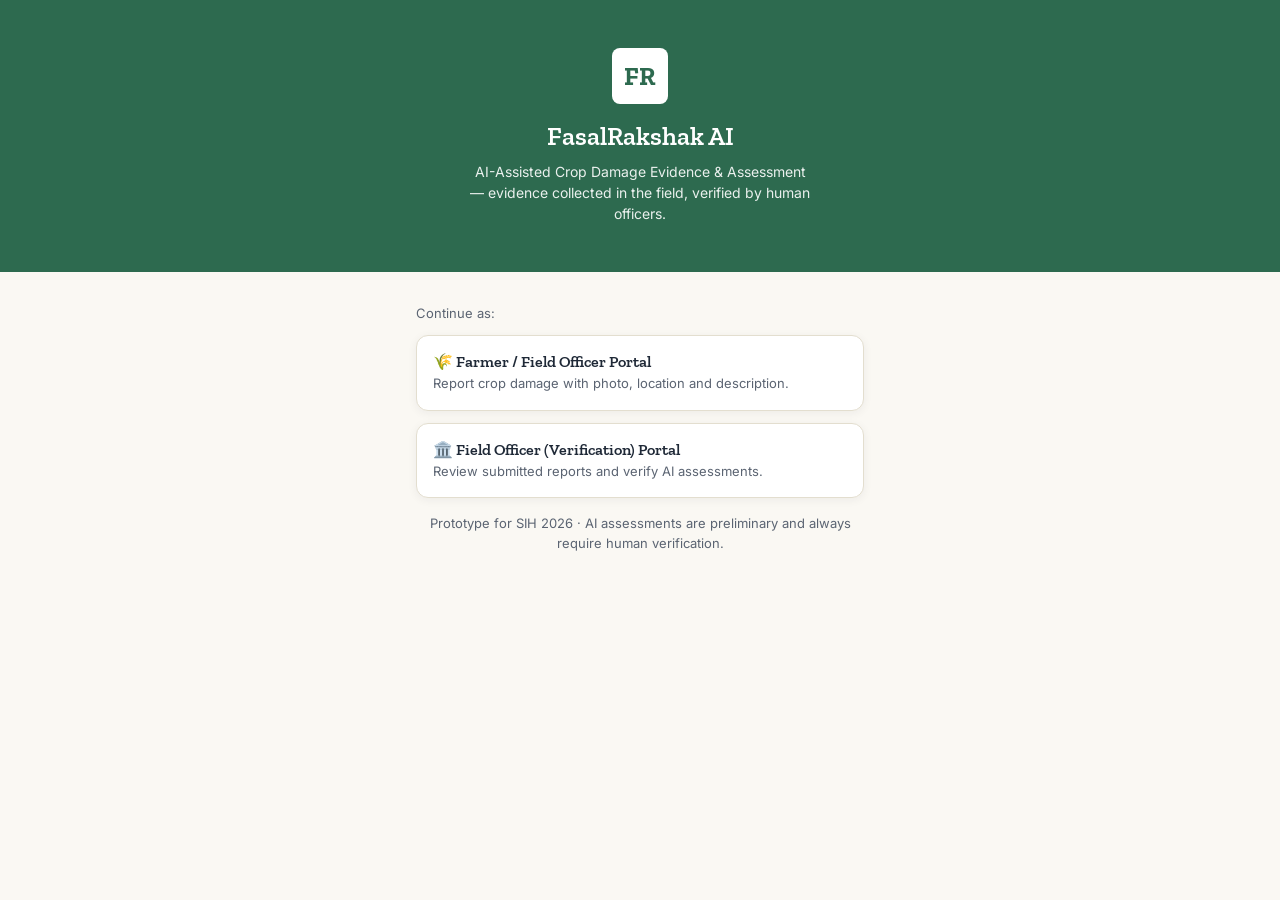
<file: index.html>
<!DOCTYPE html>
<html lang="en">
<head>
  <meta charset="UTF-8" />
  <meta name="viewport" content="width=device-width, initial-scale=1.0" />
  <title>FasalRakshak AI — Crop Damage Evidence & Assessment</title>
  <link rel="stylesheet" href="css/style.css" />
  <link rel="manifest" href="manifest.webmanifest" />
</head>
<body>

  <section class="hero">
    <div class="brand-logo">FR</div>
    <h1>FasalRakshak AI</h1>
    <p>AI-Assisted Crop Damage Evidence &amp; Assessment — evidence collected in the field, verified by human officers.</p>
  </section>

  <div class="portal-picker">
    <p class="muted mb-3">Continue as:</p>

    <a class="portal-btn" href="farmer/dashboard.html">
      <h3>🌾 Farmer / Field Officer Portal</h3>
      <p>Report crop damage with photo, location and description.</p>
    </a>

    <a class="portal-btn" href="officer/dashboard.html">
      <h3>🏛️ Field Officer (Verification) Portal</h3>
      <p>Review submitted reports and verify AI assessments.</p>
    </a>

    <p class="muted text-center mt-4">Prototype for SIH 2026 · AI assessments are preliminary and always require human verification.</p>
  </div>

</body>
</html>
</file>
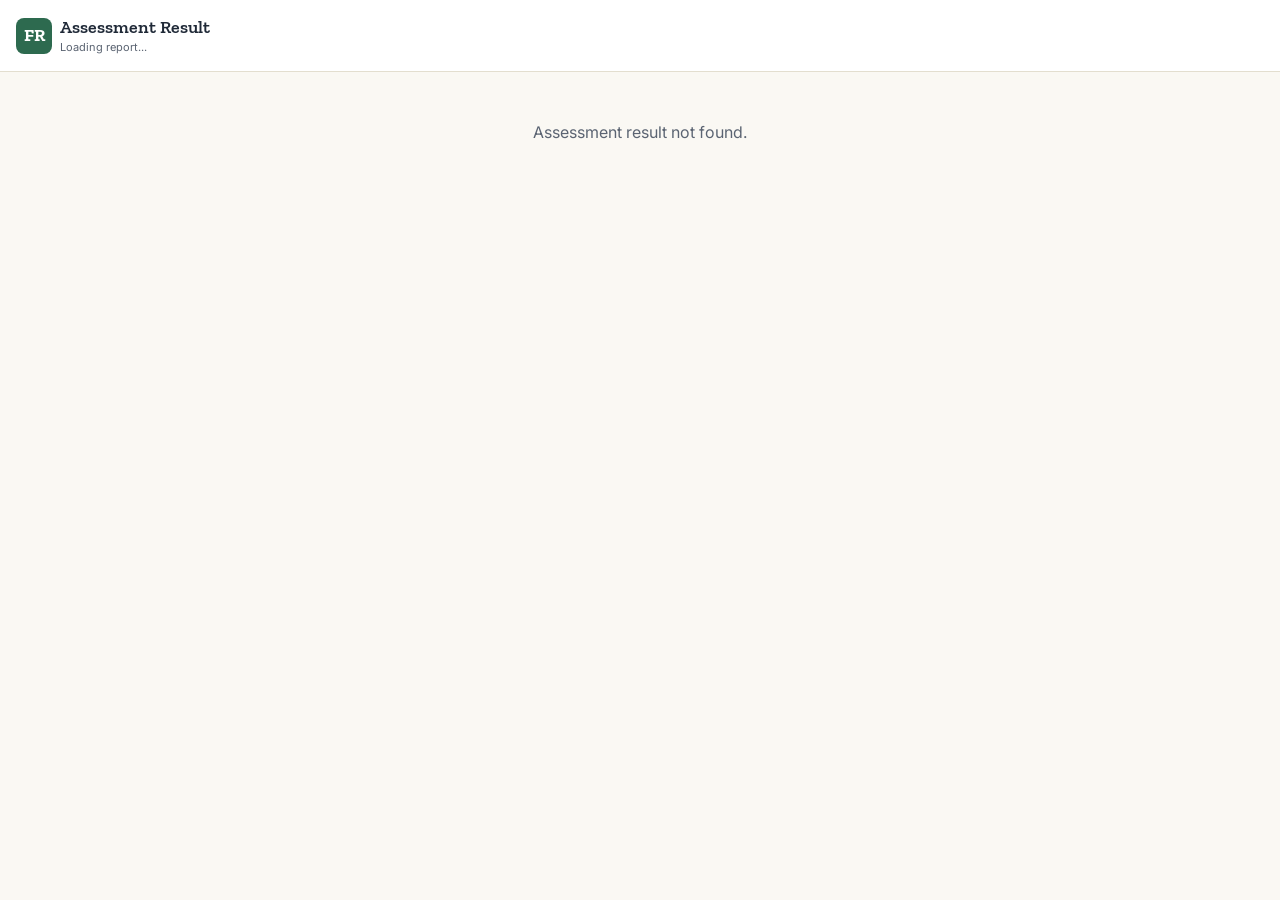
<file: farmer/assessment-result.html>
<!DOCTYPE html>
<html lang="en">

<head>
  <meta charset="UTF-8" />
  <meta
    name="viewport"
    content="width=device-width, initial-scale=1.0"
  />

  <title>
    AI Assessment Result — FasalRakshak AI
  </title>

  <link
    rel="stylesheet"
    href="../css/style.css"
  />
  <link rel="manifest" href="../manifest.webmanifest" />
</head>


<body>

  <!-- ===================================================== -->
  <!-- HEADER -->
  <!-- ===================================================== -->

  <header class="topbar">

    <div class="brand">

      <div class="brand-logo">
        FR
      </div>

      <div>

        <h1>
          Assessment Result
        </h1>

        <div
          class="brand-tag"
          id="reportIdTag"
        >
          Loading report...
        </div>

      </div>

    </div>

  </header>


  <!-- ===================================================== -->
  <!-- AI + RAG RESULT -->
  <!-- farmer.js inserts the result here -->
  <!-- ===================================================== -->

  <main
    class="container"
    id="resultContainer"
  >

    <div class="card">

      <h2>
        Loading AI Assessment...
      </h2>

      <p>
        Retrieving TensorFlow prediction and
        grounded crop-disease explanation.
      </p>

    </div>

  </main>


  <!-- ===================================================== -->
  <!-- JAVASCRIPT -->
  <!-- ===================================================== -->

  <script src="../js/mockData.js"></script>

  <script src="../js/utils.js"></script>

  <!-- FastAPI communication functions -->
  <script src="../js/api.js"></script>

  <!-- Farmer application logic -->
  <script src="../js/farmer.js"></script>


  <script>

    document.addEventListener(
      "DOMContentLoaded",
      function () {

        renderAssessmentResult();

      }
    );

  </script>

</body>

</html>
</file>
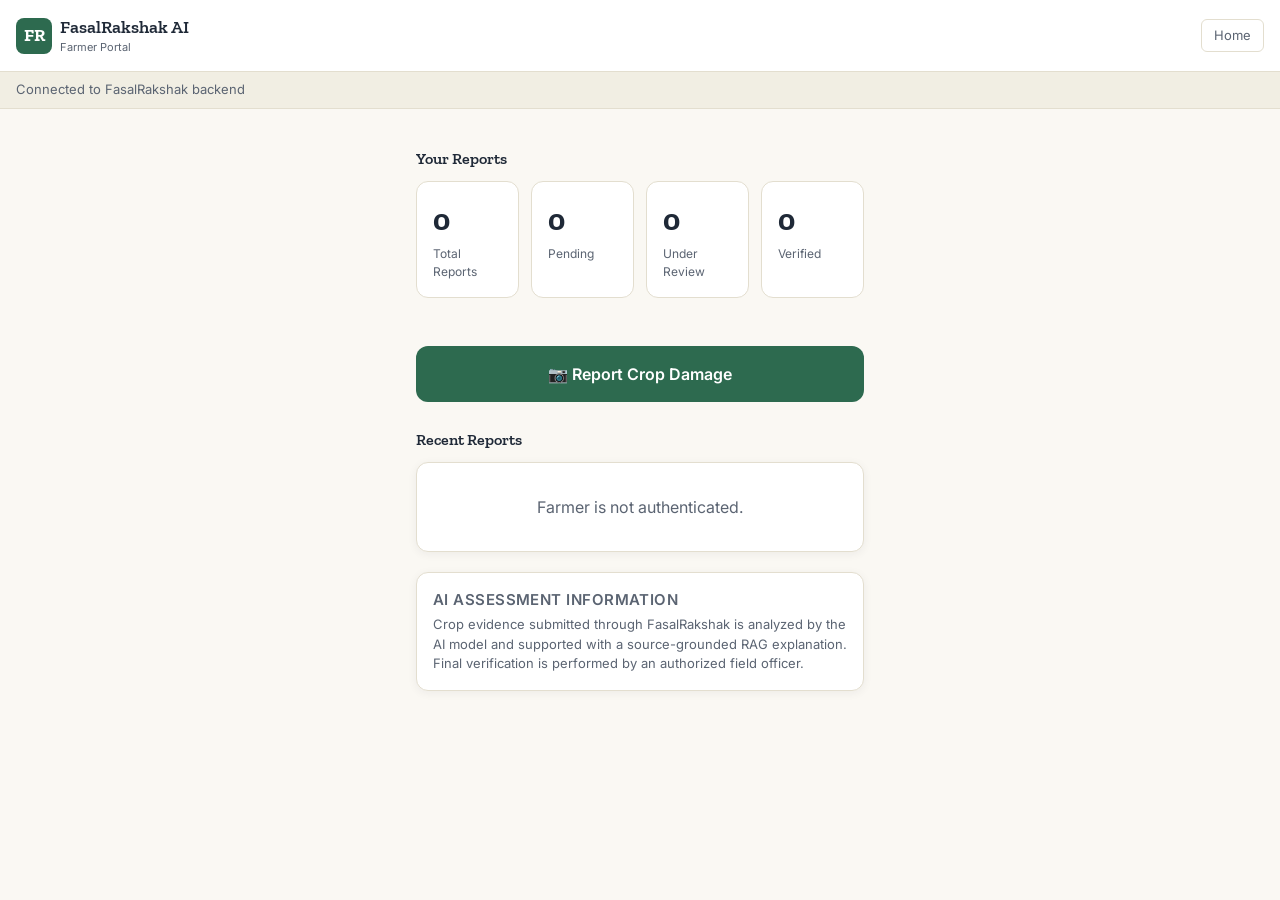
<file: farmer/dashboard.html>
<!DOCTYPE html>
<html lang="en">

<head>

    <meta charset="UTF-8" />

    <meta
        name="viewport"
        content="width=device-width, initial-scale=1.0"
    />

    <title>
        Farmer Dashboard - FasalRakshak AI
    </title>

    <link
        rel="stylesheet"
        href="../css/style.css"
    />

  <link rel="manifest" href="../manifest.webmanifest" />
</head>


<body>

    <!-- ================================================================
         HEADER
         ================================================================ -->

    <header class="topbar">

        <div class="brand">

            <div class="brand-logo">
                FR
            </div>

            <div>

                <h1>
                    FasalRakshak AI
                </h1>

                <div class="brand-tag">
                    Farmer Portal
                </div>

            </div>

        </div>


        <a
            href="../index.html"
            class="logout-link"
        >
            Home
        </a>

    </header>


    <!-- ================================================================
         CONNECTION STATUS
         ================================================================ -->

    <div
        id="syncBar"
        class="sync-bar"
    >
        Connecting to FasalRakshak backend...
    </div>


    <!-- ================================================================
         MAIN CONTENT
         ================================================================ -->

    <main class="container">


        <!-- ============================================================
             PAGE TITLE
             ============================================================ -->

        <h2
            class="section-title"
            style="margin-top:24px;"
        >
            Your Reports
        </h2>


        <!-- ============================================================
             STATISTICS
             ============================================================ -->

        <div class="stats-grid">

            <div class="stat-card">

                <div
                    class="stat-number"
                    id="statTotal"
                >
                    0
                </div>

                <div class="stat-label">
                    Total Reports
                </div>

            </div>


            <div class="stat-card">

                <div
                    class="stat-number"
                    id="statPending"
                >
                    0
                </div>

                <div class="stat-label">
                    Pending
                </div>

            </div>


            <div class="stat-card">

                <div
                    class="stat-number"
                    id="statReview"
                >
                    0
                </div>

                <div class="stat-label">
                    Under Review
                </div>

            </div>


            <div class="stat-card">

                <div
                    class="stat-number"
                    id="statVerified"
                >
                    0
                </div>

                <div class="stat-label">
                    Verified
                </div>

            </div>

        </div>


        <!-- ============================================================
             NEW REPORT BUTTON
             ============================================================ -->

        <a
            href="report-new.html"
            class="btn btn-primary"
            style="
                width:100%;
                margin-top:24px;
                text-align:center;
            "
        >
            📷 Report Crop Damage
        </a>


        <!-- ============================================================
             RECENT REPORTS
             ============================================================ -->

        <h3
            class="section-title"
            style="margin-top:28px;"
        >
            Recent Reports
        </h3>


        <div
            class="card"
            style="padding:0;"
        >

            <div id="reportList">

                <div class="empty-state">
                    Loading your reports...
                </div>

            </div>

        </div>


        <!-- ============================================================
             INFORMATION
             ============================================================ -->

        <div
            class="card"
            style="margin-top:20px;"
        >

            <div class="card-title">
                AI Assessment Information
            </div>

            <p class="muted">

                Crop evidence submitted through
                FasalRakshak is analyzed by the
                AI model and supported with a
                source-grounded RAG explanation.

                Final verification is performed
                by an authorized field officer.

            </p>

        </div>


    </main>


    <!-- ================================================================
         JAVASCRIPT

         IMPORTANT:
         mockData.js is intentionally NOT loaded.

         Real flow:
         utils.js
              ↓
         api.js
              ↓
         farmer.js
              ↓
         FastAPI backend
         ================================================================ -->


    <script src="../js/utils.js"></script>

    <script src="../js/api.js"></script>

    <script src="../js/farmer.js"></script>


    <script>

        document.addEventListener(
            "DOMContentLoaded",
            async function () {

                const syncBar =
                    document.getElementById(
                        "syncBar"
                    );


                try {

                    if (syncBar) {

                        syncBar.textContent =
                            "Loading live farmer reports...";

                    }


                    await renderFarmerDashboard();


                    if (syncBar) {

                        syncBar.textContent =
                            "Connected to FasalRakshak backend";

                    }

                }

                catch (error) {

                    console.error(
                        "Dashboard initialization error:",
                        error
                    );


                    if (syncBar) {

                        syncBar.textContent =
                            "Backend connection error";

                    }

                }

            }
        );

    </script>


</body>

</html>
</file>
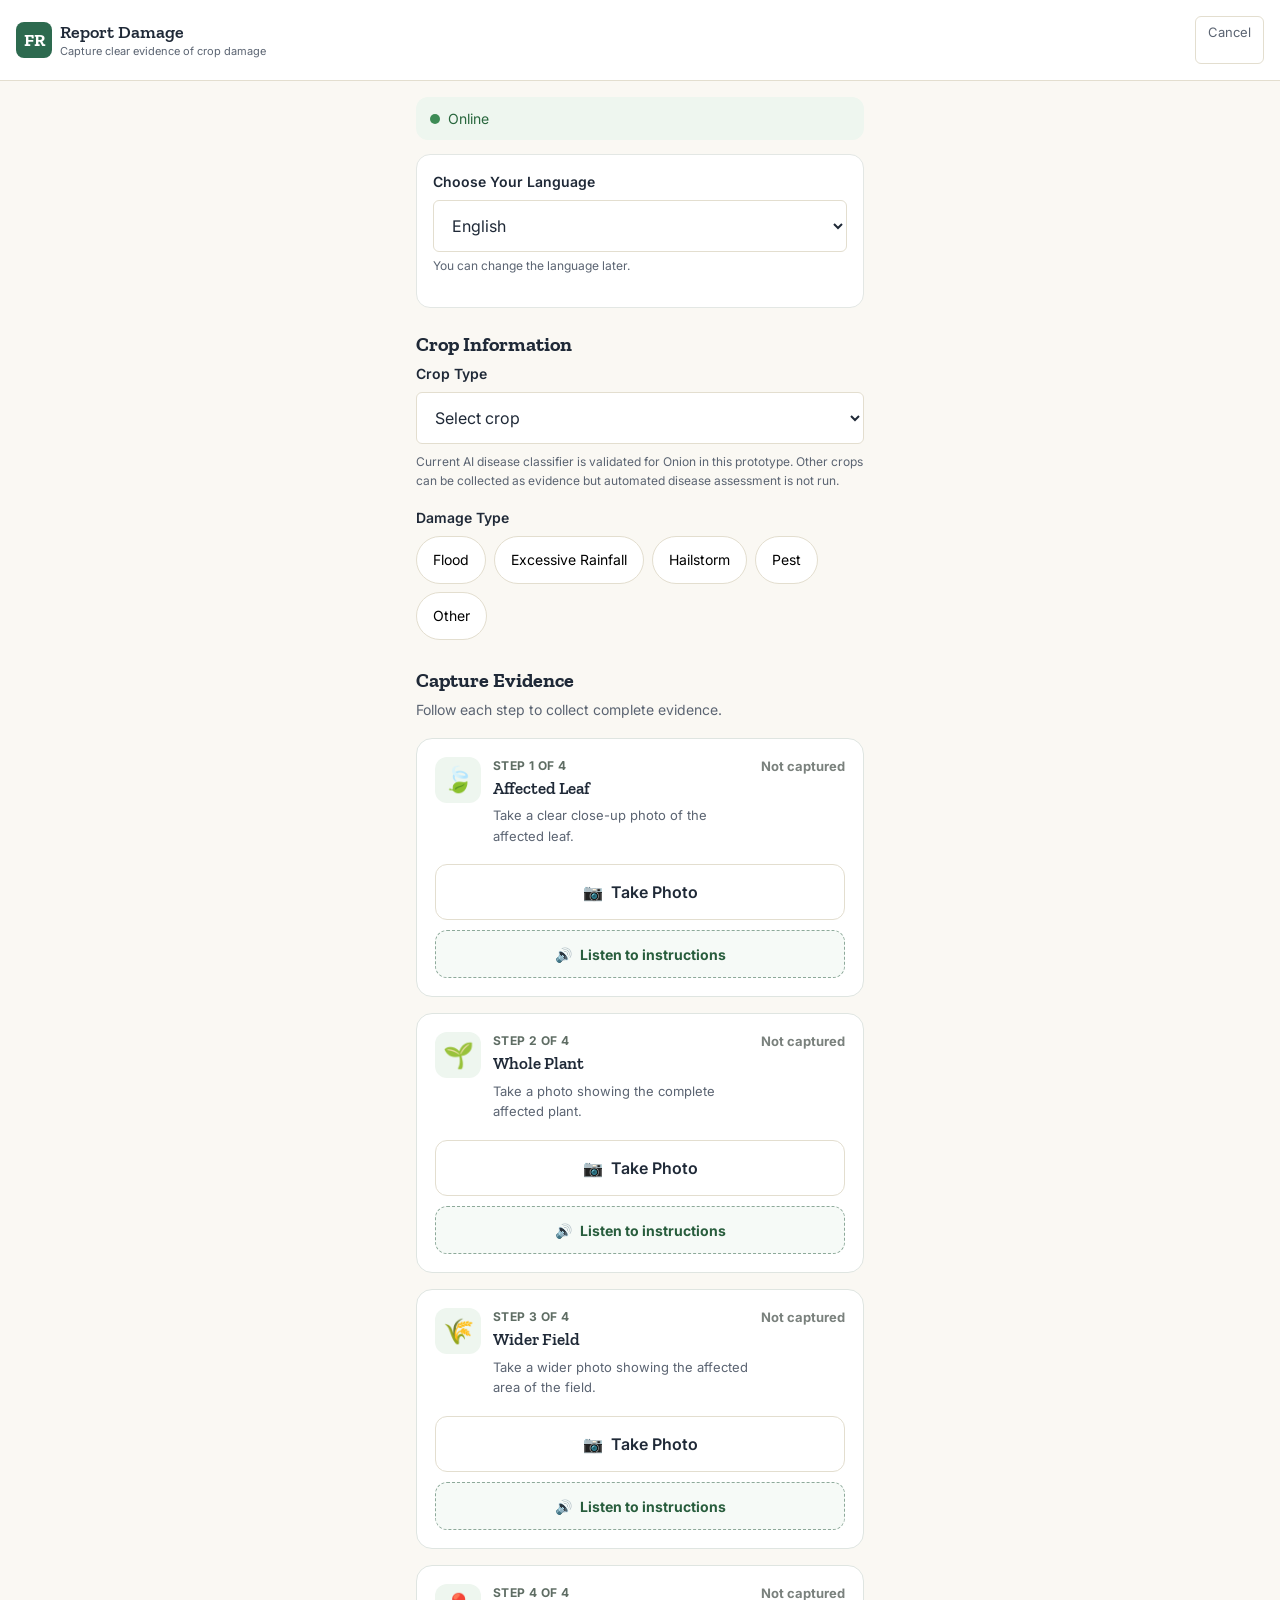
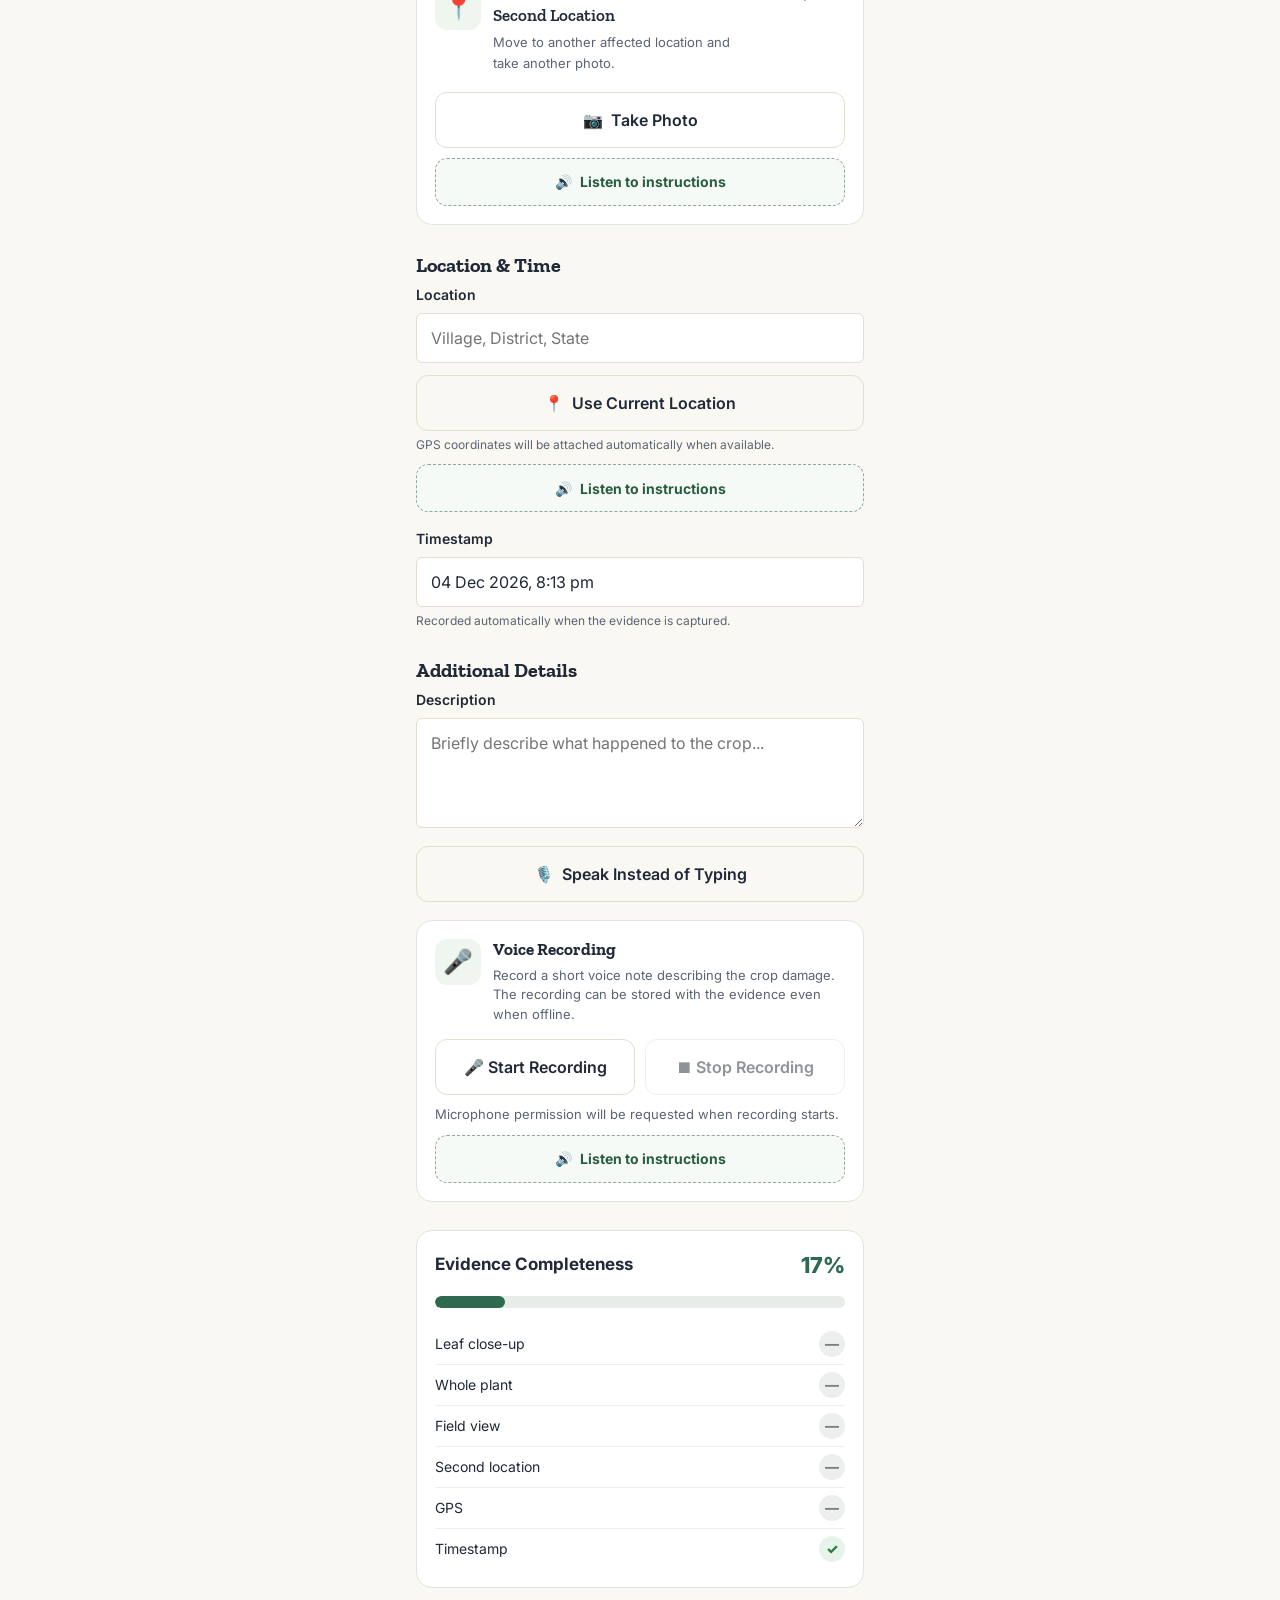
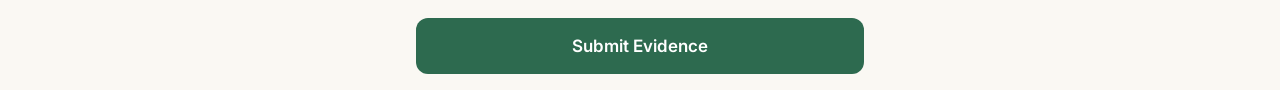
<file: farmer/report-new.html>
<!DOCTYPE html>
<html lang="en">

<head>
  <meta charset="UTF-8" />

  <meta name="viewport" content="width=device-width, initial-scale=1.0" />

  <meta name="theme-color" content="#2f7650" />

  <meta name="mobile-web-app-capable" content="yes" />

  <meta name="apple-mobile-web-app-capable" content="yes" />

  <meta name="apple-mobile-web-app-status-bar-style" content="default" />

  <meta name="apple-mobile-web-app-title" content="FasalRakshak" />

  <title>
    Report Crop Damage — FasalRakshak AI
  </title>

  <link rel="manifest" href="../manifest.webmanifest" />

  <link rel="stylesheet" href="../css/style.css" />

  <style>
    .role3-section {
      margin-bottom: 28px;
    }

    .section-heading {
      margin-bottom: 6px;
      font-size: 20px;
      font-weight: 700;
      color: var(--color-ink);
    }

    .section-subtitle {
      margin-bottom: 18px;
      font-size: 14px;
      line-height: 1.5;
      color: var(--color-ink-light);
    }

    .language-box {
      background: #ffffff;
      border: 1px solid #e3e7e4;
      border-radius: 14px;
      padding: 16px;
      margin-bottom: 24px;
    }


    /* =========================================================
       NETWORK
       ========================================================= */

    .network-indicator {
      display: flex;
      align-items: center;
      gap: 8px;
      margin-bottom: 14px;
      padding: 11px 14px;
      border-radius: 12px;
      font-size: 14px;
      background: #eef6ef;
      color: #28663d;
    }

    .network-dot {
      width: 10px;
      height: 10px;
      border-radius: 50%;
      background: #3d8b55;
      flex-shrink: 0;
    }

    .network-indicator.offline {
      background: #fff4df;
      color: #8b5b17;
    }

    .network-indicator.offline .network-dot {
      background: #d68a22;
    }


    /* =========================================================
       SAVE / SYNC
       ========================================================= */

    .offline-save-status {
      display: none;
      margin-bottom: 16px;
      padding: 13px 15px;
      border-radius: 12px;
      background: #eef6ef;
      color: #28663d;
      font-size: 14px;
      font-weight: 600;
    }

    .offline-save-status.visible {
      display: block;
    }

    .sync-status-card {
      display: none;
      margin-bottom: 20px;
      padding: 16px;
      border-radius: 14px;
      border: 1px solid #e0e5e1;
      background: #ffffff;
    }

    .sync-status-card.visible {
      display: block;
    }

    .sync-status-card.pending {
      background: #fff7e8;
      border-color: #efd4a7;
    }

    .sync-status-card.syncing {
      background: #eef5ff;
      border-color: #bfd1ec;
    }

    .sync-status-card.success {
      background: #edf8ef;
      border-color: #badcc2;
    }

    .sync-status-card.failed {
      background: #fff1f1;
      border-color: #e8bcbc;
    }

    .sync-status-header {
      display: flex;
      align-items: flex-start;
      justify-content: space-between;
      gap: 12px;
    }

    .sync-status-title {
      font-size: 15px;
      font-weight: 800;
      margin-bottom: 5px;
    }

    .sync-status-message {
      font-size: 13px;
      line-height: 1.5;
    }

    .sync-queue-badge {
      min-width: 28px;
      height: 28px;
      padding: 0 8px;
      border-radius: 999px;
      display: flex;
      align-items: center;
      justify-content: center;
      background: rgba(0, 0, 0, 0.07);
      font-weight: 800;
      font-size: 13px;
    }

    .sync-spinner {
      display: none;
      width: 20px;
      height: 20px;
      border: 3px solid rgba(0, 0, 0, 0.12);
      border-top-color: currentColor;
      border-radius: 50%;
      animation: frSpin 0.8s linear infinite;
      margin-top: 10px;
    }

    .sync-status-card.syncing .sync-spinner {
      display: block;
    }

    @keyframes frSpin {
      to {
        transform: rotate(360deg);
      }
    }

    .retry-sync-btn {
      display: none;
      margin-top: 12px;
    }

    .sync-status-card.failed .retry-sync-btn {
      display: inline-flex;
    }


    /* =========================================================
       EVIDENCE CARDS
       ========================================================= */

    .evidence-step {
      background: #ffffff;
      border: 1px solid #dfe5e1;
      border-radius: 16px;
      padding: 18px;
      margin-bottom: 16px;
      transition:
        border-color 0.2s ease,
        box-shadow 0.2s ease;
    }

    .evidence-step.completed {
      border-color: #3f8f57;
      box-shadow:
        0 0 0 2px rgba(63, 143, 87, 0.08);
    }

    .evidence-step.has-error {
      border-color: #c84b4b;
    }

    .evidence-step-header {
      display: flex;
      align-items: flex-start;
      justify-content: space-between;
      gap: 12px;
      margin-bottom: 12px;
    }

    .evidence-step-title-wrap {
      display: flex;
      gap: 12px;
      align-items: flex-start;
    }

    .evidence-icon {
      width: 46px;
      height: 46px;
      border-radius: 12px;
      background: #eef6ef;
      display: flex;
      align-items: center;
      justify-content: center;
      font-size: 25px;
      flex-shrink: 0;
    }

    .evidence-step-number {
      margin-bottom: 3px;
      font-size: 12px;
      font-weight: 700;
      color: #5f6d64;
      text-transform: uppercase;
      letter-spacing: 0.4px;
    }

    .evidence-step h3 {
      margin: 0;
      font-size: 17px;
    }

    .evidence-instruction {
      margin-top: 6px;
      color: var(--color-ink-light);
      font-size: 13px;
      line-height: 1.5;
    }

    .evidence-status {
      font-size: 13px;
      font-weight: 700;
      color: #7a817d;
      white-space: nowrap;
    }

    .evidence-status.done {
      color: #2f7c48;
    }

    .camera-btn {
      width: 100%;
      min-height: 54px;
      font-size: 16px;
      margin-top: 6px;
    }

    .evidence-preview-wrap {
      display: none;
      margin-top: 14px;
    }

    .evidence-preview-wrap.visible {
      display: block;
    }

    .evidence-preview {
      display: block;
      width: 100%;
      max-height: 320px;
      object-fit: cover;
      border-radius: 14px;
      border: 1px solid #d9dfda;
      background: #f5f7f5;
    }

    .preview-actions {
      display: flex;
      gap: 10px;
      margin-top: 10px;
    }

    .preview-actions .btn {
      flex: 1;
    }

    .evidence-error {
      display: none;
      margin-top: 9px;
      color: var(--color-danger);
      font-size: 13px;
    }

    .evidence-step.has-error .evidence-error {
      display: block;
    }


    /* =========================================================
       GPS
       ========================================================= */

    .gps-info {
      margin-top: 10px;
      padding: 11px 13px;
      border-radius: 10px;
      background: #f6f8f6;
      font-size: 13px;
      line-height: 1.55;
      display: none;
    }

    .gps-info.visible {
      display: block;
    }


    /* =========================================================
       VOICE
       ========================================================= */

    .voice-card {
      margin-top: 18px;
      padding: 18px;
      border: 1px solid #dfe5e1;
      border-radius: 16px;
      background: #ffffff;
    }

    .voice-card-header {
      display: flex;
      align-items: flex-start;
      gap: 12px;
      margin-bottom: 15px;
    }

    .voice-icon {
      width: 46px;
      height: 46px;
      flex-shrink: 0;
      border-radius: 12px;
      background: #eef6ef;
      display: flex;
      align-items: center;
      justify-content: center;
      font-size: 24px;
    }

    .voice-card-title {
      margin: 0;
      font-size: 17px;
      font-weight: 700;
    }

    .voice-card-text {
      margin: 5px 0 0;
      font-size: 13px;
      line-height: 1.5;
      color: var(--color-ink-light);
    }

    .voice-record-controls {
      display: flex;
      gap: 10px;
      flex-wrap: wrap;
    }

    .voice-record-controls .btn {
      flex: 1;
      min-width: 180px;
      min-height: 52px;
    }

    .recording-state {
      display: none;
      margin-top: 14px;
      padding: 13px 15px;
      border-radius: 12px;
      background: #fff2f2;
      color: #9c3030;
      font-size: 14px;
      font-weight: 700;
    }

    .recording-state.visible {
      display: flex;
      align-items: center;
      gap: 10px;
    }

    .recording-pulse {
      width: 10px;
      height: 10px;
      border-radius: 50%;
      background: #cf3e3e;
      animation: recordingPulse 1s infinite;
    }

    @keyframes recordingPulse {
      0% {
        opacity: 1;
        transform: scale(1);
      }

      50% {
        opacity: 0.35;
        transform: scale(1.35);
      }

      100% {
        opacity: 1;
        transform: scale(1);
      }
    }

    .voice-playback-wrap {
      display: none;
      margin-top: 14px;
      padding: 14px;
      border-radius: 12px;
      background: #f6f8f6;
      border: 1px solid #e1e6e2;
    }

    .voice-playback-wrap.visible {
      display: block;
    }

    .voice-recorded-label {
      margin-bottom: 10px;
      font-size: 14px;
      font-weight: 700;
      color: #2d6f43;
    }

    .voice-playback {
      width: 100%;
      margin-bottom: 10px;
    }

    .voice-playback-actions {
      display: flex;
      gap: 10px;
    }

    .voice-playback-actions .btn {
      flex: 1;
    }

    .voice-hint {
      margin-top: 10px;
      font-size: 13px;
      color: var(--color-ink-light);
    }


    /* =========================================================
       COMPLETENESS
       ========================================================= */

    .completeness-card {
      background: #ffffff;
      border: 1px solid #dfe5e1;
      border-radius: 16px;
      padding: 18px;
      margin-bottom: 24px;
    }

    .completeness-top {
      display: flex;
      justify-content: space-between;
      align-items: center;
      gap: 15px;
      margin-bottom: 14px;
    }

    .completeness-title {
      font-size: 17px;
      font-weight: 700;
    }

    .completeness-percent {
      font-size: 22px;
      font-weight: 800;
      color: var(--color-primary);
    }

    .progress-track {
      width: 100%;
      height: 12px;
      overflow: hidden;
      border-radius: 999px;
      background: #e8ece9;
      margin-bottom: 16px;
    }

    .progress-fill {
      width: 0%;
      height: 100%;
      border-radius: inherit;
      background: var(--color-primary);
      transition: width 0.25s ease;
    }

    .evidence-checklist {
      list-style: none;
      padding: 0;
      margin: 0;
    }

    .evidence-check-item {
      display: flex;
      justify-content: space-between;
      align-items: center;
      min-height: 38px;
      padding: 7px 0;
      border-bottom: 1px solid #edf0ee;
      gap: 16px;
      font-size: 14px;
    }

    .evidence-check-item:last-child {
      border-bottom: 0;
    }

    .check-state {
      width: 26px;
      height: 26px;
      border-radius: 50%;
      display: flex;
      align-items: center;
      justify-content: center;
      background: #ecefed;
      color: #7a817d;
      font-weight: 800;
      flex-shrink: 0;
    }

    .check-state.complete {
      background: #e6f4ea;
      color: #287942;
    }

    .completion-message {
      display: none;
      margin-top: 14px;
      padding: 12px 14px;
      border-radius: 12px;
      background: #eaf6ec;
      color: #27683c;
      font-size: 14px;
      font-weight: 600;
    }

    .completion-message.visible {
      display: block;
    }

    .submit-role3-btn {
      width: 100%;
      min-height: 58px;
      font-size: 17px;
      margin-top: 6px;
    }


    /* =========================================================
       MOBILE
       ========================================================= */

    @media (max-width: 600px) {

      .evidence-step-header {
        flex-direction: column;
      }

      .evidence-status {
        margin-left: 58px;
      }

      .preview-actions,
      .voice-playback-actions,
      .voice-record-controls {
        flex-direction: column;
      }

      .voice-record-controls .btn {
        min-width: 0;
      }

      .sync-status-header {
        flex-direction: column;
      }

    }
  </style>

</head>


<body>

  <header class="topbar">

    <div class="brand">

      <div class="brand-logo">
        FR
      </div>

      <div>

        <h1 data-i18n="reportDamage">
          Report Damage
        </h1>

        <div class="brand-tag" data-i18n="reportSubtitle">
          Capture clear evidence of crop damage
        </div>

      </div>

    </div>


    <a href="dashboard.html" class="logout-link" data-i18n="cancel">
      Cancel
    </a>

  </header>


  <main class="container">

    <form id="reportForm" novalidate>

      <!-- NETWORK -->

      <div id="networkIndicator" class="network-indicator" role="status" aria-live="polite">

        <span class="network-dot"></span>

        <span id="networkStatusText">
          Online
        </span>

      </div>


      <!-- DRAFT -->

      <div id="offlineSaveStatus" class="offline-save-status" role="status" aria-live="polite">
        ✓ Draft saved safely on this device.
      </div>


      <!-- SYNC -->

      <section id="syncStatusCard" class="sync-status-card" aria-live="polite" aria-atomic="true">

        <div class="sync-status-header">

          <div>

            <div id="syncStatusTitle" class="sync-status-title">
              Offline Submission
            </div>

            <div id="syncStatusMessage" class="sync-status-message">
              Waiting for network.
            </div>

          </div>


          <div id="syncQueueBadge" class="sync-queue-badge" aria-label="Queued reports">
            0
          </div>

        </div>


        <div class="sync-spinner"></div>


        <button type="button" id="retrySyncBtn" class="btn btn-outline retry-sync-btn">
          ↻ Retry Synchronization
        </button>

      </section>


      <!-- LANGUAGE -->

      <section class="language-box">

        <div class="field">

          <label for="languageSelect" data-i18n="chooseLanguage">
            Choose Your Language
          </label>


          <select id="languageSelect">

            <option value="en">
              English
            </option>

            <option value="hi">
              हिन्दी
            </option>

            <option value="mr">
              मराठी
            </option>

            <option value="kn">
              ಕನ್ನಡ
            </option>

          </select>


          <p class="hint" data-i18n="languageHelp">
            You can change the language later.
          </p>

        </div>

      </section>


      <!-- CROP INFORMATION -->

      <section class="role3-section">

        <h2 class="section-heading">
          Crop Information
        </h2>


        <div class="field" id="cropField">

          <label for="cropSelect" data-i18n="cropType">
            Crop Type *
          </label>


          <select id="cropSelect" required aria-required="true">

            <option value="" data-i18n="selectCrop">
              Select crop
            </option>

            <option value="Onion" data-i18n="onion">
              Onion
            </option>

            <option value="Paddy" data-i18n="paddy">Paddy</option>
            <option value="Wheat" data-i18n="wheat">Wheat</option>
            <option value="Maize" data-i18n="maize">Maize</option>
            <option value="Sugarcane" data-i18n="sugarcane">Sugarcane</option>
            <option value="Pulses" data-i18n="pulses">Pulses</option>
            <option value="Other" data-i18n="other">Other</option>

          </select>


          <p class="error-text">
            Please select a crop.
          </p>

          <p class="hint" style="margin-top:8px;">
            Current AI disease classifier is validated for Onion in this prototype. Other crops can be collected as evidence but automated disease assessment is not run.
          </p>

        </div>


        <div class="field" id="damageField">

          <label data-i18n="damageType">
            Damage Type *
          </label>


          <div class="chip-group" id="damageChips" role="group" aria-label="Select damage type">

            <button type="button" class="chip" data-value="Flood" data-i18n="flood">
              Flood
            </button>

            <button type="button" class="chip" data-value="Excessive Rainfall" data-i18n="excessiveRainfall">
              Excessive Rainfall
            </button>

            <button type="button" class="chip" data-value="Hailstorm" data-i18n="hailstorm">
              Hailstorm
            </button>

            <button type="button" class="chip" data-value="Pest" data-i18n="pest">
              Pest
            </button>

            <button type="button" class="chip" data-value="Other" data-i18n="other">
              Other
            </button>

          </div>


          <p class="error-text" data-i18n="selectDamageError">
            Please select a damage type.
          </p>

        </div>

      </section>


      <!-- ADAPTIVE EVIDENCE -->

      <section class="role3-section">

        <h2 class="section-heading" data-i18n="captureEvidence">
          Capture Evidence
        </h2>


        <p class="section-subtitle" data-i18n="evidenceInstructions">
          Follow each step to collect complete evidence.
        </p>


        <!-- STEP 1 -->

        <div class="evidence-step" id="leafStep" data-evidence="leaf">

          <div class="evidence-step-header">

            <div class="evidence-step-title-wrap">

              <div class="evidence-icon" aria-hidden="true">
                🍃
              </div>

              <div>

                <div class="evidence-step-number">
                  STEP 1 OF 4
                </div>

                <h3 data-i18n="step1Title">
                  Affected Leaf
                </h3>

                <p class="evidence-instruction" data-i18n="step1Instruction">
                  Take a clear close-up photo of the affected leaf.
                </p>

              </div>

            </div>


            <div class="evidence-status" id="leafStatus" role="status">
              Not captured
            </div>

          </div>


          <button type="button" class="btn btn-outline camera-btn" id="leafCaptureBtn">
            📷
            <span data-i18n="takePhoto">
              Take Photo
            </span>
          </button>


          <input type="file" id="leafInput" accept="image/*" capture="environment" hidden />


          <div class="evidence-preview-wrap" id="leafPreviewWrap">

            <img id="leafPreview" class="evidence-preview" alt="Affected leaf evidence preview" />


            <div class="preview-actions">

              <button type="button" class="btn btn-outline retake-btn" data-target="leaf">
                ↻ Retake
              </button>

            </div>

          </div>


          <p class="evidence-error">
            This photo is required.
          </p>

        </div>


        <!-- STEP 2 -->

        <div class="evidence-step" id="plantStep" data-evidence="plant">

          <div class="evidence-step-header">

            <div class="evidence-step-title-wrap">

              <div class="evidence-icon" aria-hidden="true">
                🌱
              </div>

              <div>

                <div class="evidence-step-number">
                  STEP 2 OF 4
                </div>

                <h3 data-i18n="step2Title">
                  Whole Plant
                </h3>

                <p class="evidence-instruction" data-i18n="step2Instruction">
                  Take a photo showing the complete affected plant.
                </p>

              </div>

            </div>


            <div class="evidence-status" id="plantStatus" role="status">
              Not captured
            </div>

          </div>


          <button type="button" class="btn btn-outline camera-btn" id="plantCaptureBtn">
            📷
            <span data-i18n="takePhoto">
              Take Photo
            </span>
          </button>


          <input type="file" id="plantInput" accept="image/*" capture="environment" hidden />


          <div class="evidence-preview-wrap" id="plantPreviewWrap">

            <img id="plantPreview" class="evidence-preview" alt="Whole plant evidence preview" />


            <div class="preview-actions">

              <button type="button" class="btn btn-outline retake-btn" data-target="plant">
                ↻ Retake
              </button>

            </div>

          </div>


          <p class="evidence-error">
            This photo is required.
          </p>

        </div>


        <!-- STEP 3 -->

        <div class="evidence-step" id="fieldStep" data-evidence="field">

          <div class="evidence-step-header">

            <div class="evidence-step-title-wrap">

              <div class="evidence-icon" aria-hidden="true">
                🌾
              </div>

              <div>

                <div class="evidence-step-number">
                  STEP 3 OF 4
                </div>

                <h3 data-i18n="step3Title">
                  Wider Field
                </h3>

                <p class="evidence-instruction" data-i18n="step3Instruction">
                  Take a wider photo showing the affected area of the field.
                </p>

              </div>

            </div>


            <div class="evidence-status" id="fieldStatus" role="status">
              Not captured
            </div>

          </div>


          <button type="button" class="btn btn-outline camera-btn" id="fieldCaptureBtn">
            📷
            <span data-i18n="takePhoto">
              Take Photo
            </span>
          </button>


          <input type="file" id="fieldInput" accept="image/*" capture="environment" hidden />


          <div class="evidence-preview-wrap" id="fieldPreviewWrap">

            <img id="fieldPreview" class="evidence-preview" alt="Field evidence preview" />


            <div class="preview-actions">

              <button type="button" class="btn btn-outline retake-btn" data-target="field">
                ↻ Retake
              </button>

            </div>

          </div>


          <p class="evidence-error">
            This photo is required.
          </p>

        </div>


        <!-- STEP 4 -->

        <div class="evidence-step" id="secondLocationStep" data-evidence="secondLocation">

          <div class="evidence-step-header">

            <div class="evidence-step-title-wrap">

              <div class="evidence-icon" aria-hidden="true">
                📍
              </div>

              <div>

                <div class="evidence-step-number">
                  STEP 4 OF 4
                </div>

                <h3 data-i18n="step4Title">
                  Second Location
                </h3>

                <p class="evidence-instruction" data-i18n="step4Instruction">
                  Move to another affected location and take another photo.
                </p>

              </div>

            </div>


            <div class="evidence-status" id="secondLocationStatus" role="status">
              Not captured
            </div>

          </div>


          <button type="button" class="btn btn-outline camera-btn" id="secondLocationCaptureBtn">
            📷
            <span data-i18n="takePhoto">
              Take Photo
            </span>
          </button>


          <input type="file" id="secondLocationInput" accept="image/*" capture="environment" hidden />


          <div class="evidence-preview-wrap" id="secondLocationPreviewWrap">

            <img id="secondLocationPreview" class="evidence-preview" alt="Second location evidence preview" />


            <div class="preview-actions">

              <button type="button" class="btn btn-outline retake-btn" data-target="secondLocation">
                ↻ Retake
              </button>

            </div>

          </div>


          <p class="evidence-error">
            This photo is required.
          </p>

        </div>

      </section>


      <!-- LOCATION + TIME -->

      <section class="role3-section">

        <h2 class="section-heading">
          Location &amp; Time
        </h2>


        <div class="field" id="locationField">

          <label for="locationInput" data-i18n="location">
            Location *
          </label>


          <input type="text" id="locationInput" placeholder="Village, District, State" autocomplete="street-address" />


          <button type="button" id="gpsBtn" class="btn btn-outline btn-block">
            📍

            <span data-i18n="useCurrentLocation">
              Use Current Location
            </span>

          </button>


          <p class="hint" id="gpsHint" data-i18n="gpsHint">
            GPS coordinates will be attached automatically when available.
          </p>


          <div id="gpsInfo" class="gps-info" role="status" aria-live="polite"></div>


          <p class="error-text">
            Please capture your GPS location.
          </p>

        </div>


        <div class="field">

          <label for="timestampDisplay" data-i18n="timestampLabel">
            Timestamp
          </label>


          <input type="text" id="timestampDisplay" readonly />


          <p class="hint" data-i18n="timestampHint">
            Recorded automatically when the evidence is captured.
          </p>

        </div>

      </section>


      <!-- DESCRIPTION + VOICE -->

      <section class="role3-section">

        <h2 class="section-heading">
          Additional Details
        </h2>


        <div class="field">

          <label for="descInput" data-i18n="description">
            Description
          </label>


          <textarea id="descInput" data-i18n-placeholder="descriptionPlaceholder"
            placeholder="Briefly describe what happened to the crop..." rows="4"></textarea>


          <button type="button" id="voiceBtn" class="btn btn-outline btn-block">
            🎙️

            <span data-i18n="speakInstead">
              Speak Instead of Typing
            </span>

          </button>


          <p class="hint" id="voiceHint" role="status" aria-live="polite"></p>

        </div>


        <div class="voice-card">

          <div class="voice-card-header">

            <div class="voice-icon" aria-hidden="true">
              🎤
            </div>

            <div>

              <h3 class="voice-card-title">
                Voice Recording
              </h3>

              <p class="voice-card-text">
                Record a short voice note describing the crop damage.
                The recording can be stored with the evidence even when offline.
              </p>

            </div>

          </div>


          <div class="voice-record-controls">

            <button type="button" id="startVoiceRecordingBtn" class="btn btn-outline">
              🎤 Start Recording
            </button>


            <button type="button" id="stopVoiceRecordingBtn" class="btn btn-outline" disabled>
              ⏹ Stop Recording
            </button>

          </div>


          <div id="voiceRecordingState" class="recording-state" role="status" aria-live="assertive">

            <span class="recording-pulse" aria-hidden="true"></span>

            <span>
              Recording...
            </span>

            <span id="voiceRecordingTimer">
              00:00
            </span>

          </div>


          <div id="voicePlaybackWrap" class="voice-playback-wrap">

            <div class="voice-recorded-label" id="voiceRecordedLabel">
              ✓ Voice recording saved
            </div>


            <audio id="voicePlayback" class="voice-playback" controls preload="metadata"></audio>


            <div class="voice-playback-actions">

              <button type="button" id="replaceVoiceRecordingBtn" class="btn btn-outline">
                ↻ Record Again
              </button>


              <button type="button" id="deleteVoiceRecordingBtn" class="btn btn-outline">
                🗑 Delete
              </button>

            </div>

          </div>


          <p id="voiceRecorderHint" class="voice-hint" role="status" aria-live="polite">
            Microphone permission will be requested when recording starts.
          </p>

        </div>

      </section>


      <!-- COMPLETENESS -->

      <section class="completeness-card" aria-labelledby="completenessHeading">

        <div class="completeness-top">

          <div class="completeness-title" id="completenessHeading">
            Evidence Completeness
          </div>


          <div class="completeness-percent" id="completenessPercent" aria-live="polite">
            17%
          </div>

        </div>


        <div class="progress-track" id="evidenceProgress" role="progressbar" aria-label="Evidence completeness"
          aria-valuemin="0" aria-valuemax="100" aria-valuenow="17">

          <div class="progress-fill" id="evidenceProgressFill"></div>

        </div>


        <ul class="evidence-checklist">

          <li class="evidence-check-item">

            <span>
              Leaf close-up
            </span>

            <span class="check-state" id="checkLeaf">
              —
            </span>

          </li>


          <li class="evidence-check-item">

            <span>
              Whole plant
            </span>

            <span class="check-state" id="checkPlant">
              —
            </span>

          </li>


          <li class="evidence-check-item">

            <span>
              Field view
            </span>

            <span class="check-state" id="checkField">
              —
            </span>

          </li>


          <li class="evidence-check-item">

            <span>
              Second location
            </span>

            <span class="check-state" id="checkSecondLocation">
              —
            </span>

          </li>


          <li class="evidence-check-item">

            <span>
              GPS
            </span>

            <span class="check-state" id="checkGps">
              —
            </span>

          </li>


          <li class="evidence-check-item">

            <span>
              Timestamp
            </span>

            <span class="check-state" id="checkTimestamp">
              ✓
            </span>

          </li>

        </ul>


        <div id="completionMessage" class="completion-message" role="status" aria-live="polite">
          ✓ Evidence package is complete and ready to submit.
        </div>

      </section>


      <button type="submit" class="btn btn-primary submit-role3-btn" id="submitEvidenceBtn">
        Submit Evidence
      </button>

    </form>

  </main>


  <!-- LANGUAGES -->

  <script src="../locales/en.js"></script>
  <script src="../locales/hi.js"></script>
  <script src="../locales/mr.js"></script>
  <script src="../locales/kn.js"></script>


  <!-- TRANSLATION ENGINE -->

  <script src="../js/i18n.js"></script>


  <!-- EXISTING PROJECT -->

  <script src="../js/mockData.js"></script>
  <script src="../js/utils.js"></script>
  <script src="../js/api.js"></script>


  <!-- OFFLINE DATABASE -->

  <script src="../js/offlineDB.js"></script>


  <!-- VOICE RECORDING -->

  <script src="../js/voiceRecorder.js"></script>


  <!-- PWA -->

  <script src="../js/pwa.js"></script>


  <!-- SYNC -->

  <script src="../js/syncManager.js"></script>


  <!-- FARMER APP -->

  <script src="../js/farmer-role3.js"></script>


  <!-- =========================================================
       MONIKA ROLE 3 ACCESSIBILITY
       ========================================================= -->

  <script src="../js/accessibility.js"></script>


  <!-- INITIALIZATION -->

  <script>

    initMockData();

    FR_I18N.init();


    const languageSelect =
      document.getElementById(
        "languageSelect"
      );


    if (languageSelect) {

      languageSelect.addEventListener(
        "change",
        function () {

          FR_I18N.setLanguage(
            this.value
          );

        }
      );

    }


    initReportForm();


    console.log(
      "FasalRakshak Farmer PWA + Accessibility page initialized."
    );

  </script>

</body>

</html>
</file>
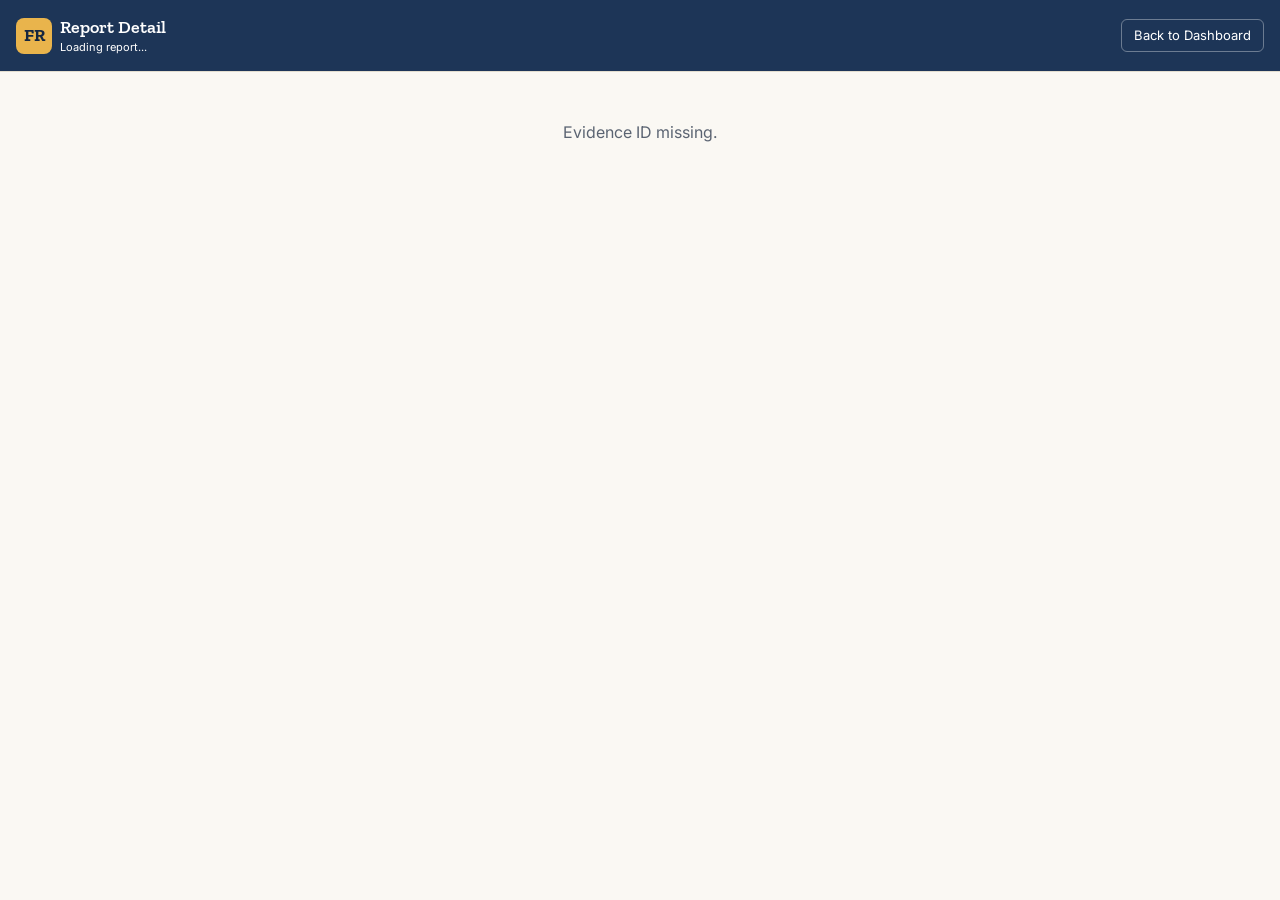
<file: officer/report-detail.html>
<!DOCTYPE html>
<html lang="en">

<head>
  <meta charset="UTF-8" />

  <meta
    name="viewport"
    content="width=device-width, initial-scale=1.0"
  />

  <title>
    Report Detail — FasalRakshak AI
  </title>

  <link
    rel="stylesheet"
    href="../css/style.css"
  />
</head>


<body>

  <!-- ===================================================== -->
  <!-- HEADER -->
  <!-- ===================================================== -->

  <header class="topbar officer">

    <div class="brand">

      <div class="brand-logo">
        FR
      </div>

      <div>

        <h1>
          Report Detail
        </h1>

        <div
          class="brand-tag"
          id="reportIdTag"
        >
          Loading report...
        </div>

      </div>

    </div>


    <a
      href="dashboard.html"
      class="logout-link"
    >
      Back to Dashboard
    </a>

  </header>


  <!-- ===================================================== -->
  <!-- REPORT DETAIL -->
  <!-- officer.js will insert the real backend data here -->
  <!-- ===================================================== -->

  <main
    class="container"
    id="detailContainer"
  >

    <div class="card">

      <h2>
        Loading Report...
      </h2>

      <p class="muted">
        Retrieving farmer evidence, AI assessment
        and officer verification information.
      </p>

    </div>

  </main>


  <!-- ===================================================== -->
  <!-- JAVASCRIPT -->
  <!-- ===================================================== -->

  <script src="../js/utils.js"></script>

  <!-- Real FastAPI communication -->
  <script src="../js/api.js"></script>

  <!-- Real officer dashboard / verification logic -->
  <script src="../js/officer.js"></script>


  <script>

    document.addEventListener(
      "DOMContentLoaded",
      function () {

        renderReportDetail();

      }
    );

  </script>

</body>

</html>
</file>
<file: css/style.css>
/* ==========================================================================
   FasalRakshak AI — Global Stylesheet
   This file holds design "tokens" (colors, fonts, spacing) as CSS variables,
   plus components (buttons, cards, badges) reused across every page.
   ========================================================================== */

@import url('https://fonts.googleapis.com/css2?family=Zilla+Slab:wght@500;600;700&family=Inter:wght@400;500;600;700&display=swap');

:root {
  /* --- Colors --- */
  --color-primary: #2D6A4F;       /* crop green - farmer side */
  --color-primary-dark: #1F4D38;
  --color-officer: #1D3557;       /* deep navy - officer/authority side */
  --color-officer-dark: #142640;
  --color-accent: #E9B44C;        /* wheat gold */
  --color-bg: #FAF8F3;            /* warm paper background */
  --color-surface: #FFFFFF;
  --color-ink: #1F2937;           /* main text */
  --color-ink-light: #5B6472;
  --color-border: #E3DECF;
  --color-danger: #B3261E;
  --color-warning: #B7791F;
  --color-success: #2D6A4F;

  /* --- Typography --- */
  --font-display: 'Zilla Slab', Georgia, serif;
  --font-body: 'Inter', -apple-system, sans-serif;

  /* --- Spacing scale --- */
  --space-1: 4px;
  --space-2: 8px;
  --space-3: 12px;
  --space-4: 16px;
  --space-5: 24px;
  --space-6: 32px;
  --space-7: 48px;

  /* --- Shape --- */
  --radius-sm: 6px;
  --radius-md: 12px;
  --radius-lg: 20px;
  --shadow-card: 0 2px 10px rgba(31, 41, 55, 0.06);
}

* { box-sizing: border-box; margin: 0; padding: 0; }

html { -webkit-text-size-adjust: 100%; }

body {
  font-family: var(--font-body);
  background: var(--color-bg);
  color: var(--color-ink);
  line-height: 1.5;
  font-size: 16px;
  min-height: 100vh;
}

h1, h2, h3, h4 {
  font-family: var(--font-display);
  color: var(--color-ink);
  font-weight: 600;
  line-height: 1.25;
}

a { color: inherit; text-decoration: none; }
img { max-width: 100%; display: block; }
button { font-family: inherit; cursor: pointer; }

:focus-visible {
  outline: 3px solid var(--color-accent);
  outline-offset: 2px;
}

.container {
  max-width: 480px;
  margin: 0 auto;
  padding: var(--space-4);
}

/* Wider container for officer desktop-style tables */
.container-wide {
  max-width: 900px;
  margin: 0 auto;
  padding: var(--space-4);
}

/* ---------- Top bar / navigation ---------- */
.topbar {
  background: var(--color-surface);
  border-bottom: 1px solid var(--color-border);
  padding: var(--space-4);
  display: flex;
  align-items: center;
  justify-content: space-between;
  position: sticky;
  top: 0;
  z-index: 10;
}

.topbar.officer { background: var(--color-officer); color: #fff; }
.topbar.officer h1, .topbar.officer .brand-tag { color: #fff; }

.brand {
  display: flex;
  align-items: center;
  gap: var(--space-2);
}

.brand-logo {
  width: 36px; height: 36px;
  border-radius: 8px;
  background: var(--color-primary);
  color: #fff;
  display: flex; align-items: center; justify-content: center;
  font-family: var(--font-display);
  font-weight: 700;
  font-size: 18px;
  flex-shrink: 0;
}
.topbar.officer .brand-logo { background: var(--color-accent); color: var(--color-officer-dark); }

.brand h1 { font-size: 18px; }
.brand-tag { font-size: 11px; color: var(--color-ink-light); }

.logout-link {
  font-size: 13px;
  color: var(--color-ink-light);
  border: 1px solid var(--color-border);
  padding: 6px 12px;
  border-radius: var(--radius-sm);
}
.topbar.officer .logout-link { color: #fff; border-color: rgba(255,255,255,0.35); }

/* ---------- Buttons ---------- */
.btn {
  display: inline-flex;
  align-items: center;
  justify-content: center;
  gap: var(--space-2);
  width: 100%;
  padding: 16px 20px;
  font-size: 16px;
  font-weight: 600;
  border-radius: var(--radius-md);
  border: none;
  min-height: 52px; /* large tap target for basic smartphones */
}

.btn-primary { background: var(--color-primary); color: #fff; }
.btn-primary:active { background: var(--color-primary-dark); }

.btn-officer { background: var(--color-officer); color: #fff; }
.btn-officer:active { background: var(--color-officer-dark); }

.btn-outline {
  background: transparent;
  border: 1.5px solid var(--color-border);
  color: var(--color-ink);
}

.btn-danger { background: var(--color-danger); color: #fff; }
.btn-warning { background: var(--color-warning); color: #fff; }

.btn-block { width: 100%; margin-top: var(--space-3); }
.btn-auto { width: auto; padding-left: var(--space-5); padding-right: var(--space-5); }

.btn:disabled { opacity: 0.5; cursor: not-allowed; }

/* ---------- Cards ---------- */
.card {
  background: var(--color-surface);
  border: 1px solid var(--color-border);
  border-radius: var(--radius-md);
  padding: var(--space-4);
  box-shadow: var(--shadow-card);
  margin-bottom: var(--space-4);
}

.card-title {
  font-size: 15px;
  color: var(--color-ink-light);
  margin-bottom: var(--space-1);
  font-family: var(--font-body);
  font-weight: 600;
  text-transform: uppercase;
  letter-spacing: 0.03em;
}

/* Stat card grid on dashboards */
.stats-grid {
  display: grid;
  grid-template-columns: repeat(2, 1fr);
  gap: var(--space-3);
  margin-bottom: var(--space-5);
}
.stat-card {
  background: var(--color-surface);
  border: 1px solid var(--color-border);
  border-radius: var(--radius-md);
  padding: var(--space-4);
  text-align: left;
}
.stat-number {
  font-family: var(--font-display);
  font-size: 30px;
  font-weight: 700;
}
.stat-label { font-size: 12px; color: var(--color-ink-light); margin-top: 2px; }

/* ---------- Status badges — styled like an official stamp ---------- */
.stamp {
  display: inline-flex;
  align-items: center;
  gap: 6px;
  padding: 5px 14px;
  border: 2px solid currentColor;
  border-radius: 30px;
  font-family: var(--font-display);
  font-weight: 600;
  font-size: 12px;
  text-transform: uppercase;
  letter-spacing: 0.04em;
  transform: rotate(-2deg);
  white-space: nowrap;
}
.stamp::before { content: '●'; font-size: 8px; }

.stamp-pending    { color: var(--color-warning); background: #FBF3E2; }
.stamp-review     { color: var(--color-officer); background: #E9EEF5; }
.stamp-verified   { color: var(--color-success); background: #E6F0EA; }
.stamp-rejected   { color: var(--color-danger); background: #F8E7E6; }
.stamp-synced     { color: var(--color-ink-light); background: #EFEDE6; transform: rotate(0); }

/* ---------- Sync / connectivity indicator ---------- */
.sync-bar {
  display: flex;
  align-items: center;
  gap: var(--space-2);
  font-size: 13px;
  padding: var(--space-2) var(--space-4);
  background: #F1EEE3;
  color: var(--color-ink-light);
  border-bottom: 1px solid var(--color-border);
}
.dot { width: 8px; height: 8px; border-radius: 50%; flex-shrink: 0; }
.dot-online { background: var(--color-primary); }
.dot-offline { background: var(--color-danger); }

/* ---------- Forms ---------- */
.field { margin-bottom: var(--space-4); }
.field label {
  display: block;
  font-size: 14px;
  font-weight: 600;
  margin-bottom: var(--space-2);
}
.field input[type="text"],
.field textarea,
.field select {
  width: 100%;
  padding: 14px;
  font-size: 16px;
  font-family: inherit;
  border: 1.5px solid var(--color-border);
  border-radius: var(--radius-sm);
  background: #fff;
  color: var(--color-ink);
}
.field textarea { min-height: 90px; resize: vertical; }
.hint { font-size: 12px; color: var(--color-ink-light); margin-top: var(--space-1); }
.error-text { font-size: 13px; color: var(--color-danger); margin-top: var(--space-1); display: none; }
.field.has-error input, .field.has-error select, .field.has-error textarea { border-color: var(--color-danger); }
.field.has-error .error-text { display: block; }

/* Damage-type chip selector */
.chip-group { display: flex; flex-wrap: wrap; gap: var(--space-2); }
.chip {
  padding: 10px 16px;
  border: 1.5px solid var(--color-border);
  border-radius: 30px;
  font-size: 14px;
  background: #fff;
}
.chip.selected { background: var(--color-primary); color: #fff; border-color: var(--color-primary); }

/* Photo upload box */
.upload-box {
  border: 2px dashed var(--color-border);
  border-radius: var(--radius-md);
  padding: var(--space-6) var(--space-4);
  text-align: center;
  color: var(--color-ink-light);
  background: #fff;
}
.upload-box svg { margin: 0 auto var(--space-2); }
.preview-img {
  width: 100%;
  border-radius: var(--radius-md);
  border: 1px solid var(--color-border);
  margin-bottom: var(--space-3);
  max-height: 260px;
  object-fit: cover;
}

/* ---------- Report list rows ---------- */
.report-row {
  display: flex;
  justify-content: space-between;
  align-items: center;
  gap: var(--space-3);
  padding: var(--space-4);
}
.report-row + .report-row { border-top: 1px solid var(--color-border); }
.report-id { font-family: var(--font-display); font-weight: 700; font-size: 15px; }
.report-meta { font-size: 13px; color: var(--color-ink-light); margin-top: 2px; }

/* ---------- AI Assessment card ---------- */
.ai-card {
  border: 1.5px solid var(--color-primary);
  background: linear-gradient(180deg, #F1F8F4 0%, #FFFFFF 100%);
}
.ai-header {
  display: flex;
  align-items: center;
  gap: var(--space-2);
  margin-bottom: var(--space-4);
}
.ai-badge {
  background: var(--color-primary);
  color: #fff;
  font-size: 11px;
  font-weight: 700;
  padding: 4px 10px;
  border-radius: 20px;
  text-transform: uppercase;
  letter-spacing: 0.03em;
}
.metric-grid {
  display: grid;
  grid-template-columns: 1fr 1fr;
  gap: var(--space-3);
  margin-bottom: var(--space-3);
}
.metric-box { background: #fff; border: 1px solid var(--color-border); border-radius: var(--radius-sm); padding: var(--space-3); }
.metric-value { font-family: var(--font-display); font-size: 24px; font-weight: 700; }
.metric-label { font-size: 12px; color: var(--color-ink-light); }

.disclaimer {
  font-size: 12.5px;
  color: var(--color-ink-light);
  background: #FBF3E2;
  border: 1px solid #EFD9A8;
  border-radius: var(--radius-sm);
  padding: var(--space-3);
  margin-top: var(--space-3);
}
.disclaimer strong { color: var(--color-warning); }

/* ---------- Loading / processing state ---------- */
.processing-wrap {
  text-align: center;
  padding: var(--space-7) var(--space-4);
}
.spinner {
  width: 56px; height: 56px;
  border: 5px solid var(--color-border);
  border-top-color: var(--color-primary);
  border-radius: 50%;
  margin: 0 auto var(--space-4);
  animation: spin 0.9s linear infinite;
}
@keyframes spin { to { transform: rotate(360deg); } }

/* ---------- Empty state ---------- */
.empty-state { text-align: center; padding: var(--space-6) var(--space-4); color: var(--color-ink-light); }

/* ---------- Utility ---------- */
.text-center { text-align: center; }
.mt-2 { margin-top: var(--space-2); }
.mt-3 { margin-top: var(--space-3); }
.mt-4 { margin-top: var(--space-4); }
.mb-3 { margin-bottom: var(--space-3); }
.mb-4 { margin-bottom: var(--space-4); }
.muted { color: var(--color-ink-light); font-size: 13px; }
.section-title { font-size: 16px; margin-bottom: var(--space-3); }

/* ---------- Search / filter bar (officer) ---------- */
.filter-bar {
  display: flex;
  gap: var(--space-2);
  margin-bottom: var(--space-4);
  flex-wrap: wrap;
}
.filter-bar input[type="text"] {
  flex: 1;
  min-width: 160px;
  padding: 12px 14px;
  border: 1.5px solid var(--color-border);
  border-radius: var(--radius-sm);
  font-size: 14px;
}
.filter-bar select {
  padding: 12px 14px;
  border: 1.5px solid var(--color-border);
  border-radius: var(--radius-sm);
  font-size: 14px;
  background: #fff;
}

/* ---------- Landing page ---------- */
.hero {
  background: var(--color-primary);
  color: #fff;
  padding: var(--space-7) var(--space-4);
  text-align: center;
}
.hero .brand-logo { margin: 0 auto var(--space-4); width: 56px; height: 56px; font-size: 26px; background: #fff; color: var(--color-primary); }
.hero h1 { color: #fff; font-size: 26px; margin-bottom: var(--space-2); }
.hero p { color: rgba(255,255,255,0.9); font-size: 14px; max-width: 340px; margin: 0 auto; }
.portal-picker { padding: var(--space-6) var(--space-4); max-width: 480px; margin: 0 auto; }
.portal-btn {
  display: block;
  width: 100%;
  background: #fff;
  border: 1.5px solid var(--color-border);
  border-radius: var(--radius-md);
  padding: var(--space-4);
  margin-bottom: var(--space-3);
  text-align: left;
  box-shadow: var(--shadow-card);
}
.portal-btn h3 { font-size: 16px; margin-bottom: 2px; }
.portal-btn p { font-size: 13px; color: var(--color-ink-light); }

@media (min-width: 640px) {
  .stats-grid { grid-template-columns: repeat(4, 1fr); }
}
</file>
